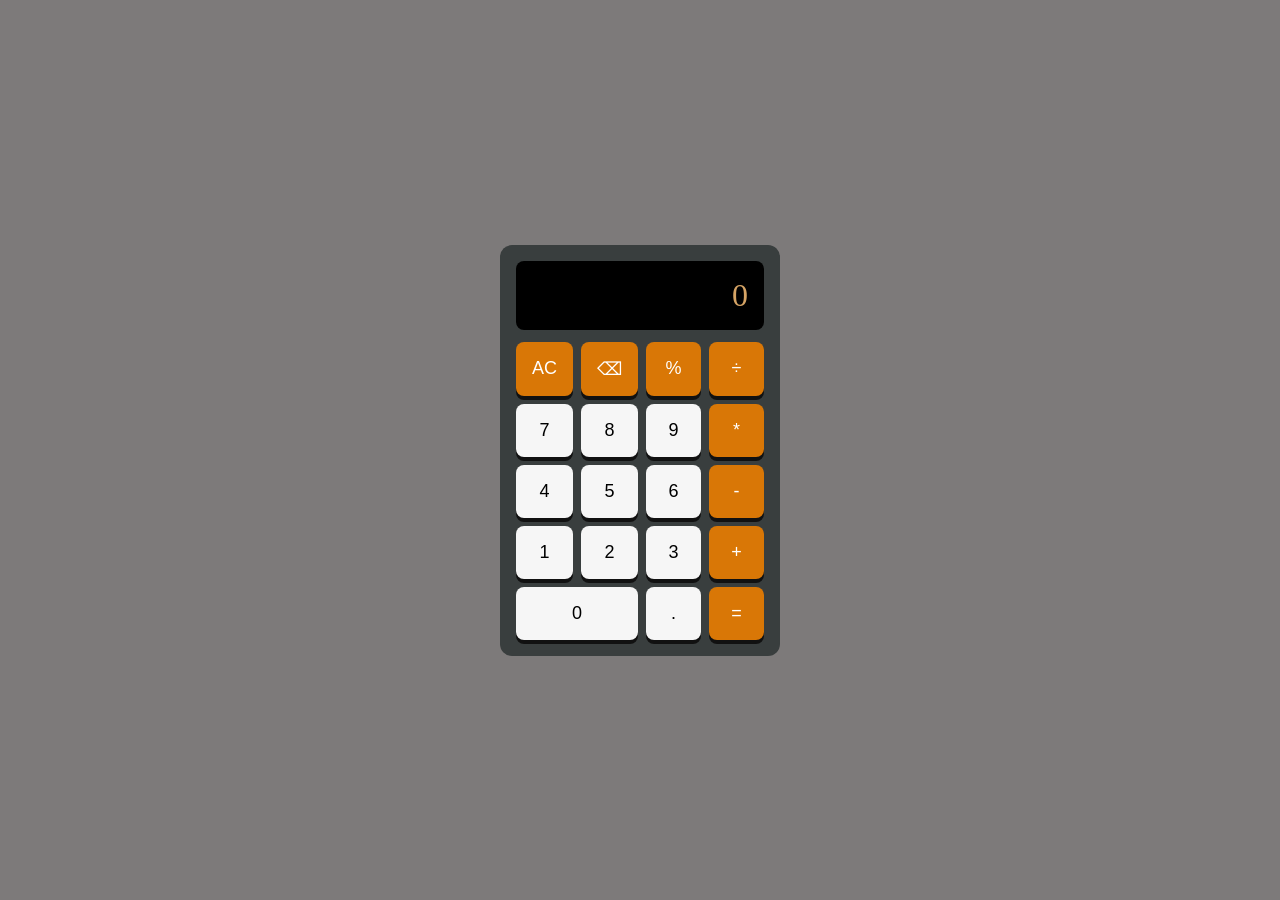
<file: index.html>
<!DOCTYPE html>
<html lang="en">
<head>
  <meta charset="UTF-8">
  <title>My Calculator</title>
  <link rel="stylesheet" href="style.css">
</head>
<body>

  <div class="calculator">

    <div class="display" id="display">0</div>

    <div class="buttons">
        <button class="button" data-value="AC">AC</button>
        <button class="button" data-value="⌫">⌫</button>
        <button class="button" data-value="%">%</button>
        <button class="button" data-value="÷">÷</button>
        <button class="button" data-value="7">7</button>
        <button class="button" data-value="8">8</button>
        <button class="button" data-value="9">9</button>
        <button class="button" data-value="*">*</button>
        <button class="button" data-value="4">4</button>
        <button class="button" data-value="5">5</button>
        <button class="button" data-value="6">6</button>
        <button class="button" data-value="-">-</button>
        <button class="button" data-value="1">1</button>
        <button class="button" data-value="2">2</button>
        <button class="button" data-value="3">3</button>
        <button class="button" data-value="+">+</button>
        <button class="button zero" data-value="0">0</button>
        <button class="button" data-value=".">.</button>
        
        
        <button class="button" data-value="=">=</button>
    </div>
  </div>

  <script src="script.js"></script>
</body>
</html>
</file>
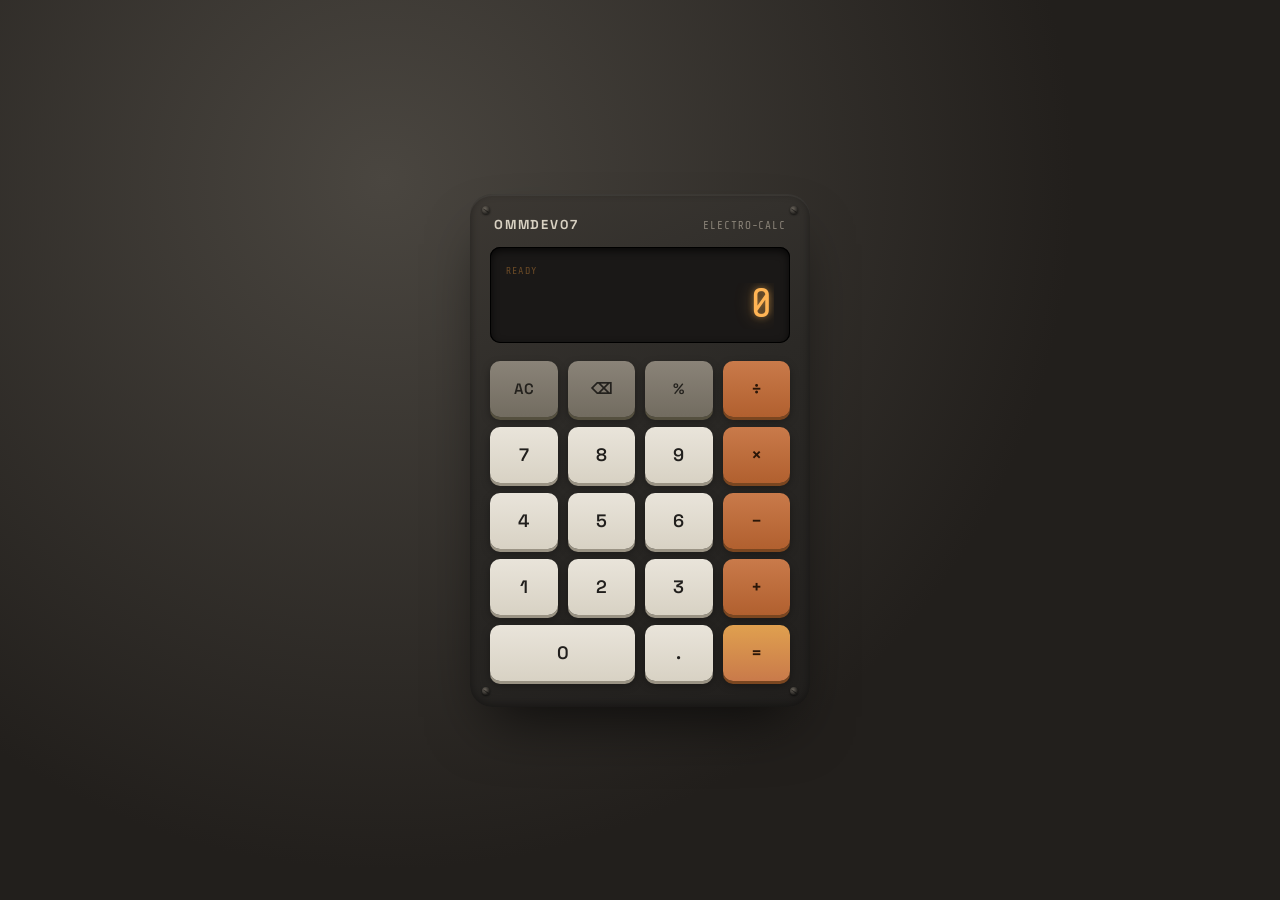
<file: advance.html>
<!DOCTYPE html>
<html lang="en">
<head>
<meta charset="UTF-8">
<meta name="viewport" content="width=device-width, initial-scale=1.0">
<title>Calculator by - ommdev07</title>
<link rel="preconnect" href="https://fonts.googleapis.com">
<link href="https://fonts.googleapis.com/css2?family=Share+Tech+Mono&family=Space+Grotesk:wght@400;500;600;700&display=swap" rel="stylesheet">
<style>
  :root{
    --body-dark: #2b2926;
    --body-darker: #211f1d;
    --body-light: #3c3833;
    --panel: #1a1817;
    --led-amber: #ffb454;
    --led-amber-dim: #6b4a26;
    --led-glow: rgba(255, 180, 84, 0.55);
    --key-face: #46423c;
    --key-face-light: #524c44;
    --key-num: #e9e4da;
    --key-num-text: #211f1d;
    --key-op: #c97a4a;
    --key-op-text: #211f1d;
    --key-func: #8a8378;
    --key-func-text: #211f1d;
    --metal-screw: #17161488;
    --font-display: 'Share Tech Mono', monospace;
    --font-ui: 'Space Grotesk', sans-serif;
  }

  * { box-sizing: border-box; }

  body {
    margin: 0;
    min-height: 100vh;
    display: flex;
    align-items: center;
    justify-content: center;
    background:
      radial-gradient(circle at 30% 20%, #4a4640 0%, #221f1c 60%),
      #1c1a18;
    font-family: var(--font-ui);
    padding: 40px 16px;
  }

  .desk {
    width: 340px;
    background:
      linear-gradient(155deg, var(--body-light) 0%, var(--body-dark) 45%, var(--body-darker) 100%);
    border-radius: 22px;
    padding: 22px 20px 26px;
    box-shadow:
      0 30px 60px -20px rgba(0,0,0,0.7),
      0 2px 0 rgba(255,255,255,0.05) inset,
      0 -2px 10px rgba(0,0,0,0.4) inset;
    position: relative;
  }

  .screw {
    position: absolute;
    width: 8px;
    height: 8px;
    border-radius: 50%;
    background: radial-gradient(circle at 35% 35%, #6b655c, #17161488 70%);
    box-shadow: 0 1px 2px rgba(0,0,0,0.6);
  }
  .screw::after{
    content: '';
    position: absolute;
    top: 50%; left: 15%;
    width: 70%; height: 1px;
    background: rgba(0,0,0,0.5);
    transform: rotate(35deg);
  }
  .screw.tl { top: 12px; left: 12px; }
  .screw.tr { top: 12px; right: 12px; }
  .screw.bl { bottom: 12px; left: 12px; }
  .screw.br { bottom: 12px; right: 12px; }

  .brand-row {
    display: flex;
    justify-content: space-between;
    align-items: baseline;
    padding: 0 4px 14px;
    color: #b7b0a2;
  }
  .brand-row .name {
    font-family: var(--font-ui);
    font-weight: 700;
    font-size: 13px;
    letter-spacing: 0.14em;
    color: #d8d1c2;
  }
  .brand-row .model {
    font-family: var(--font-display);
    font-size: 11px;
    letter-spacing: 0.08em;
    color: #8a8378;
  }

  .screen-housing {
    background: var(--panel);
    border-radius: 10px;
    padding: 18px 16px 14px;
    box-shadow:
      inset 0 3px 8px rgba(0,0,0,0.8),
      inset 0 0 0 1px #000;
    margin-bottom: 18px;
  }

  .screen-meta {
    display: flex;
    justify-content: space-between;
    font-family: var(--font-display);
    font-size: 10px;
    letter-spacing: 0.12em;
    color: var(--led-amber-dim);
    margin-bottom: 6px;
    height: 12px;
  }
  .screen-meta .op-indicator {
    color: var(--led-amber);
    text-shadow: 0 0 8px var(--led-glow);
    opacity: 0;
    transition: opacity 0.15s ease;
  }
  .screen-meta .op-indicator.active { opacity: 1; }

  .display {
    font-family: var(--font-display);
    font-size: 42px;
    line-height: 1;
    text-align: right;
    color: var(--led-amber);
    text-shadow:
      0 0 6px var(--led-glow),
      0 0 18px rgba(255,180,84,0.35);
    letter-spacing: 1px;
    white-space: nowrap;
    overflow: hidden;
    min-height: 46px;
    transition: text-shadow 0.08s ease;
  }
  .display.pulse {
    text-shadow:
      0 0 10px var(--led-glow),
      0 0 30px rgba(255,180,84,0.6);
  }

  .pad {
    display: grid;
    grid-template-columns: repeat(4, 1fr);
    gap: 10px;
  }

  button.key {
    appearance: none;
    border: none;
    border-radius: 10px;
    height: 56px;
    font-family: var(--font-ui);
    font-size: 18px;
    font-weight: 600;
    cursor: pointer;
    position: relative;
    background: var(--key-face);
    color: var(--key-num);
    box-shadow:
      0 3px 0 rgba(0,0,0,0.45),
      0 4px 6px rgba(0,0,0,0.3);
    transition: transform 0.06s ease, box-shadow 0.06s ease;
  }
  button.key:active {
    transform: translateY(3px);
    box-shadow:
      0 0 0 rgba(0,0,0,0.45),
      0 1px 2px rgba(0,0,0,0.3);
  }

  .key.num {
    background: linear-gradient(180deg, var(--key-num) 0%, #d8d2c4 100%);
    color: var(--key-num-text);
    box-shadow:
      0 3px 0 #9a9384,
      0 4px 8px rgba(0,0,0,0.35);
  }
  .key.num:active { box-shadow: 0 0 0 #9a9384, 0 1px 2px rgba(0,0,0,0.3); }

  .key.op {
    background: linear-gradient(180deg, var(--key-op) 0%, #b1602f 100%);
    color: #2a1608;
    box-shadow:
      0 3px 0 #7a4620,
      0 4px 8px rgba(0,0,0,0.35);
  }
  .key.op:active { box-shadow: 0 0 0 #7a4620, 0 1px 2px rgba(0,0,0,0.3); }

  .key.func {
    background: linear-gradient(180deg, var(--key-func) 0%, #726c60 100%);
    color: #23211d;
    font-size: 15px;
    box-shadow:
      0 3px 0 #55503f,
      0 4px 8px rgba(0,0,0,0.35);
  }
  .key.func:active { box-shadow: 0 0 0 #55503f, 0 1px 2px rgba(0,0,0,0.3); }

  .key.zero { grid-column: span 2; }

  .key.equals {
    background: linear-gradient(180deg, #e0a04f 0%, var(--key-op) 100%);
    color: #2a1608;
    box-shadow:
      0 3px 0 #7a4620,
      0 4px 8px rgba(0,0,0,0.35);
  }
  .key.equals:active { box-shadow: 0 0 0 #7a4620, 0 1px 2px rgba(0,0,0,0.3); }

  button.key:focus-visible {
    outline: 2px solid var(--led-amber);
    outline-offset: 2px;
  }

  @media (prefers-reduced-motion: reduce) {
    * { transition: none !important; }
  }

  @media (max-width: 380px) {
    .desk { width: 100%; }
  }
</style>
</head>
<body>

<div class="desk">
  <div class="screw tl"></div>
  <div class="screw tr"></div>
  <div class="screw bl"></div>
  <div class="screw br"></div>

  <div class="brand-row">
    <span class="name">OMMDEV07</span>
    <span class="model">ELECTRO-CALC</span>
  </div>

  <div class="screen-housing">
    <div class="screen-meta">
      <span>READY</span>
      <span class="op-indicator" id="opIndicator">— OP —</span>
    </div>
    <div class="display" id="display">0</div>
  </div>

  <div class="pad">
    <button class="key func" data-action="clear">AC</button>
    <button class="key func" data-action="backspace">⌫</button>
    <button class="key func" data-action="percent">%</button>
    <button class="key op" data-action="divide">÷</button>

    <button class="key num" data-num="7">7</button>
    <button class="key num" data-num="8">8</button>
    <button class="key num" data-num="9">9</button>
    <button class="key op" data-action="multiply">×</button>

    <button class="key num" data-num="4">4</button>
    <button class="key num" data-num="5">5</button>
    <button class="key num" data-num="6">6</button>
    <button class="key op" data-action="subtract">−</button>

    <button class="key num" data-num="1">1</button>
    <button class="key num" data-num="2">2</button>
    <button class="key num" data-num="3">3</button>
    <button class="key op" data-action="add">+</button>

    <button class="key num zero" data-num="0">0</button>
    <button class="key num" data-num=".">.</button>
    <button class="key equals" data-action="equals">=</button>
  </div>
</div>

<script>
  const display = document.getElementById('display');
  const opIndicator = document.getElementById('opIndicator');

  let current = '0';
  let previous = null;
  let operator = null;
  let justEvaluated = false;

  const opSymbols = { add: '+', subtract: '−', multiply: '×', divide: '÷' };

  function updateDisplay() {
    let text = current;
    if (text.length > 12) {
      const num = parseFloat(text);
      text = num.toExponential(5);
    }
    display.textContent = text;

    if (operator) {
      opIndicator.textContent = opSymbols[operator];
      opIndicator.classList.add('active');
    } else {
      opIndicator.classList.remove('active');
    }
  }

  function pulseDisplay() {
    display.classList.add('pulse');
    setTimeout(() => display.classList.remove('pulse'), 120);
  }

  function inputNumber(num) {
    if (justEvaluated) {
      current = num === '.' ? '0.' : num;
      justEvaluated = false;
      updateDisplay();
      return;
    }
    if (num === '.' && current.includes('.')) return;
    if (current === '0' && num !== '.') {
      current = num;
    } else {
      current += num;
    }
    updateDisplay();
  }

  function setOperator(op) {
    if (operator && previous !== null && !justEvaluated) {
      compute();
    }
    previous = parseFloat(current);
    operator = op;
    justEvaluated = false;
    current = '0';
    updateDisplay();
  }

  function compute() {
    if (operator === null || previous === null) return;
    const a = previous;
    const b = parseFloat(current);
    let result;
    switch (operator) {
      case 'add': result = a + b; break;
      case 'subtract': result = a - b; break;
      case 'multiply': result = a * b; break;
      case 'divide':
        result = b === 0 ? NaN : a / b;
        break;
      default: return;
    }
    current = Number.isNaN(result) ? 'Error' : trimResult(result);
    operator = null;
    previous = null;
    justEvaluated = true;
    pulseDisplay();
    updateDisplay();
  }

  function trimResult(num) {
    let str = num.toString();
    if (str.includes('.') && str.length > 12) {
      str = parseFloat(num.toFixed(8)).toString();
    }
    return str;
  }

  function clearAll() {
    current = '0';
    previous = null;
    operator = null;
    justEvaluated = false;
    updateDisplay();
  }

  function backspace() {
    if (justEvaluated) { clearAll(); return; }
    current = current.length > 1 ? current.slice(0, -1) : '0';
    updateDisplay();
  }

  function percent() {
    current = trimResult(parseFloat(current) / 100);
    updateDisplay();
  }

  document.querySelectorAll('.key').forEach(btn => {
    btn.addEventListener('click', () => {
      const num = btn.dataset.num;
      const action = btn.dataset.action;

      if (num !== undefined) {
        inputNumber(num);
        return;
      }

      switch (action) {
        case 'clear': clearAll(); break;
        case 'backspace': backspace(); break;
        case 'percent': percent(); break;
        case 'equals': compute(); break;
        case 'add': case 'subtract': case 'multiply': case 'divide':
          setOperator(action);
          break;
      }
    });
  });

  window.addEventListener('keydown', (e) => {
    if (e.key >= '0' && e.key <= '9') inputNumber(e.key);
    else if (e.key === '.') inputNumber('.');
    else if (e.key === '+') setOperator('add');
    else if (e.key === '-') setOperator('subtract');
    else if (e.key === '*') setOperator('multiply');
    else if (e.key === '/') { e.preventDefault(); setOperator('divide'); }
    else if (e.key === 'Enter' || e.key === '=') compute();
    else if (e.key === 'Backspace') backspace();
    else if (e.key === 'Escape') clearAll();
    else if (e.key === '%') percent();
  });

  updateDisplay();
</script>

</body>
</html>
</file>
<file: style.css>
* {
  box-sizing: border-box;
}

body {
  display: flex;
  justify-content: center;
  align-items: center;
  height: 100vh;
  margin: 0;
  background-color: #7d7a7a;
}

.calculator {
  width: 280px;
  padding: 16px;
  background-color: #393e3e;
  border-radius: 12px;
}

.display {
  background-color: #000;
  color: rgba(234, 180, 110, 0.915);
  font-size: 32px;
  text-align: right;
  padding: 16px;
  margin-bottom: 12px;
  border-radius: 8px;
}

.buttons {
  display: grid;
  grid-template-columns: repeat(4, 1fr);
  gap: 8px;
}

.zero {
  grid-column: span 2;
}
.button {
  padding: 16px;
  font-size: 18px;
  border: none;
  border-radius: 8px;
  cursor: pointer;
  background-color: #f6f6f6;
  color: #000000;
  box-shadow: 0 4px 0 #111;
}
.button[data-value="AC"],
.button[data-value="⌫"],
.button[data-value="%"],
.button[data-value="÷"],
.button[data-value="*"],
.button[data-value="-"],
.button[data-value="+"],
.button[data-value="="] {
  background-color: #d97706;
  color: #fff;
}

.button:active {
  background-color: #777;
  box-shadow: 0 1px 0 #111;
  transform: translateY(3px);
}
</file>
